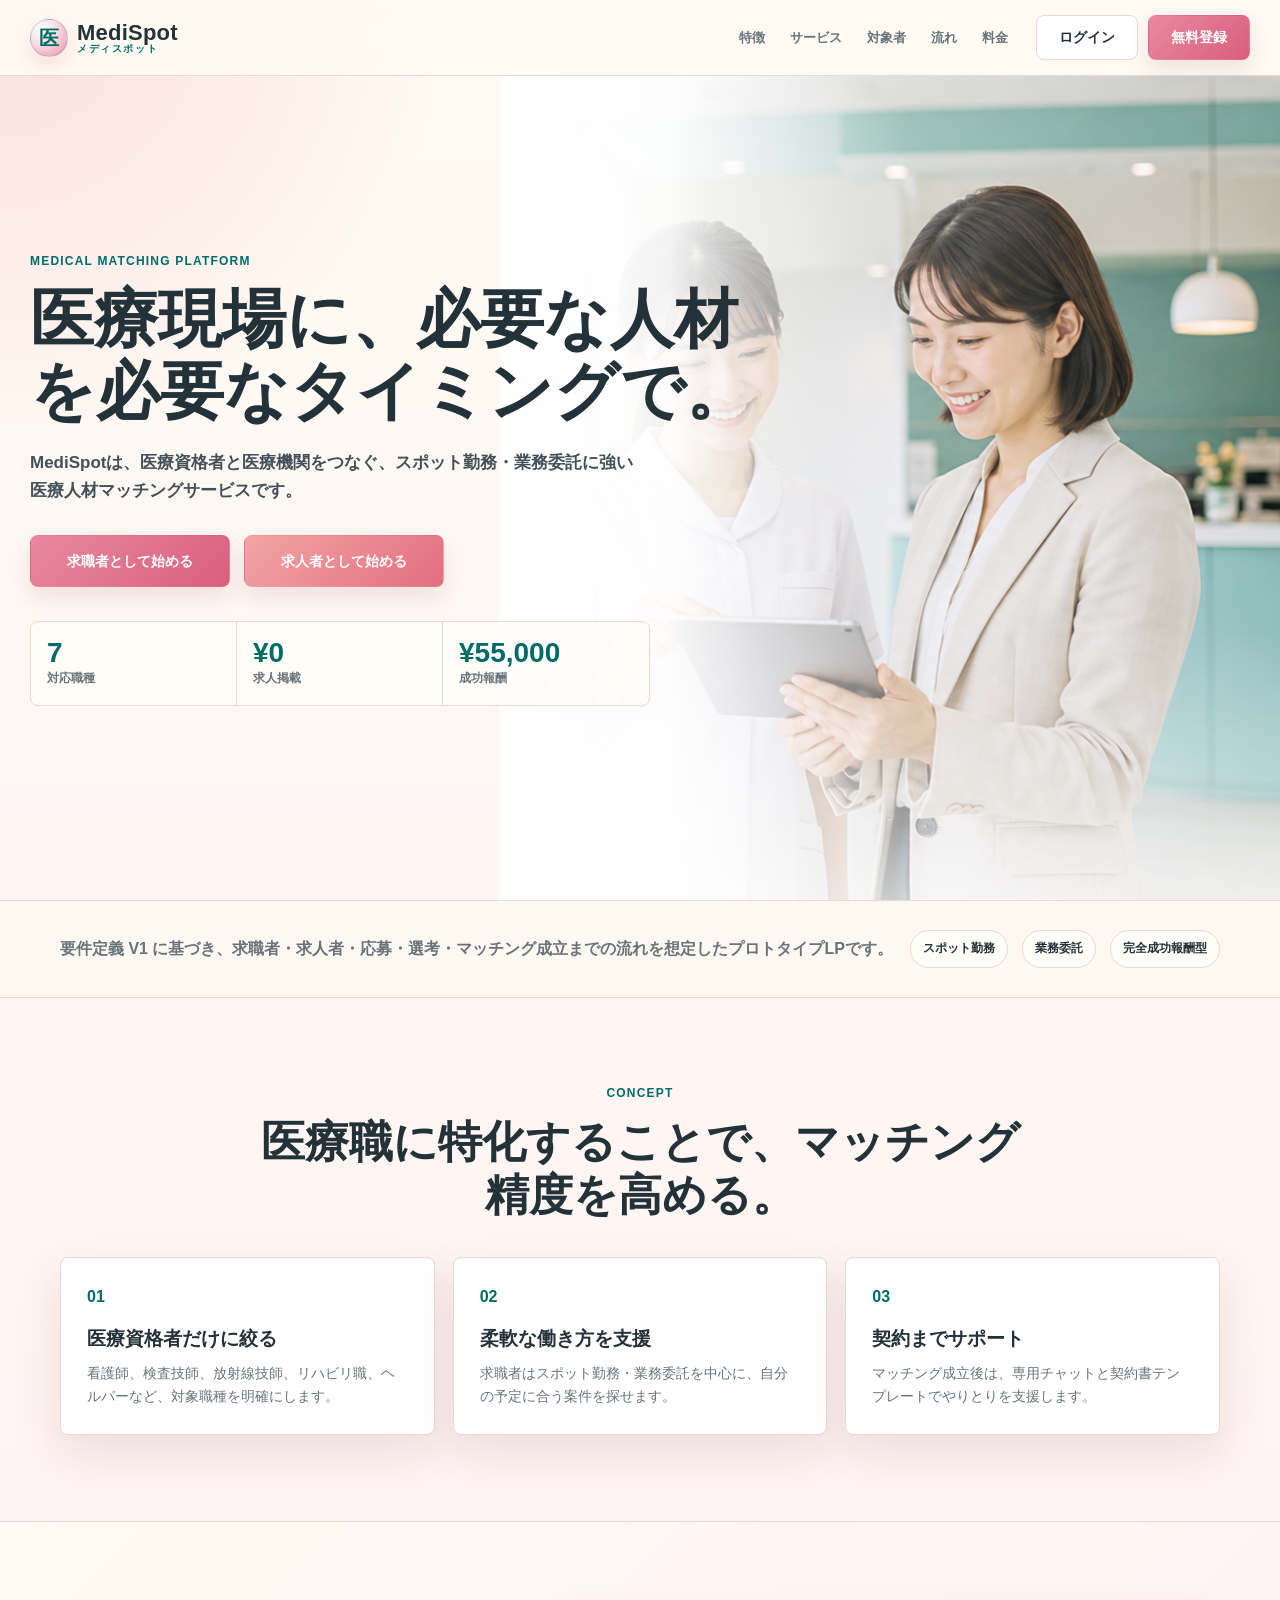
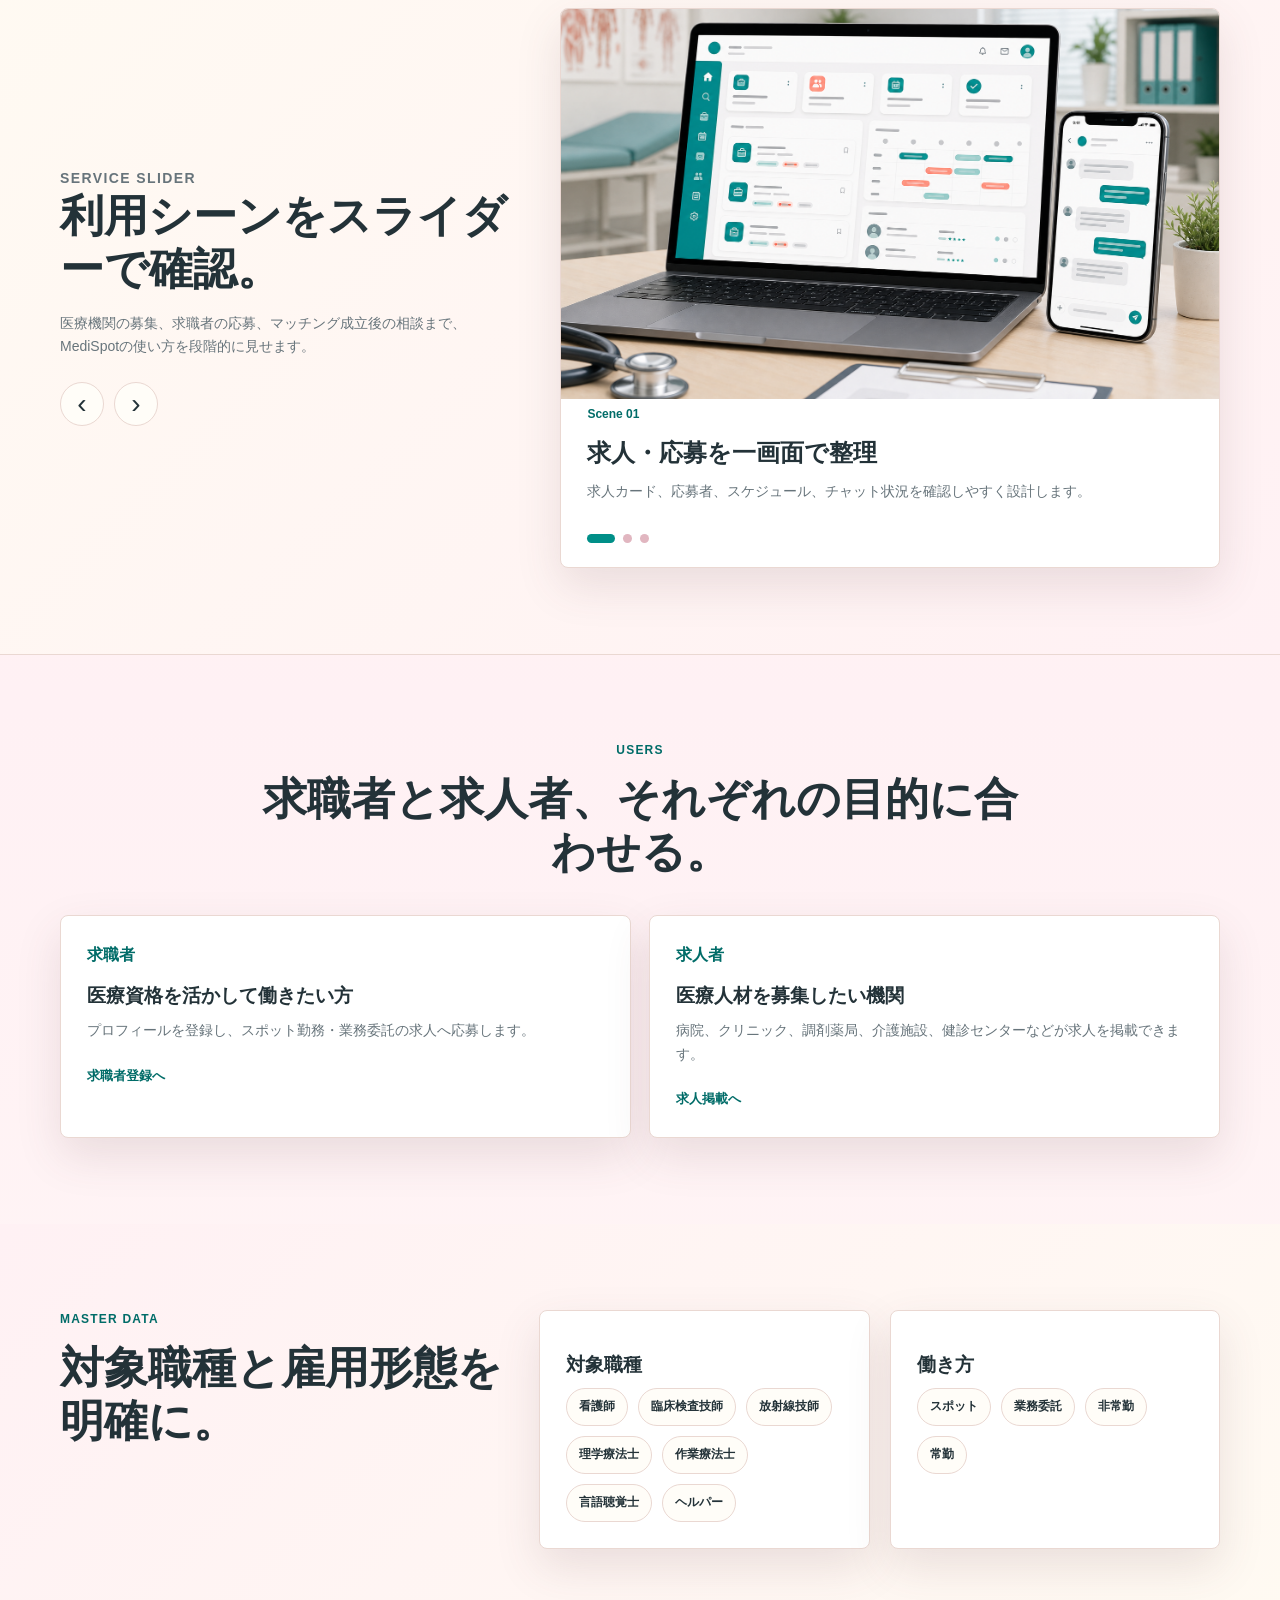
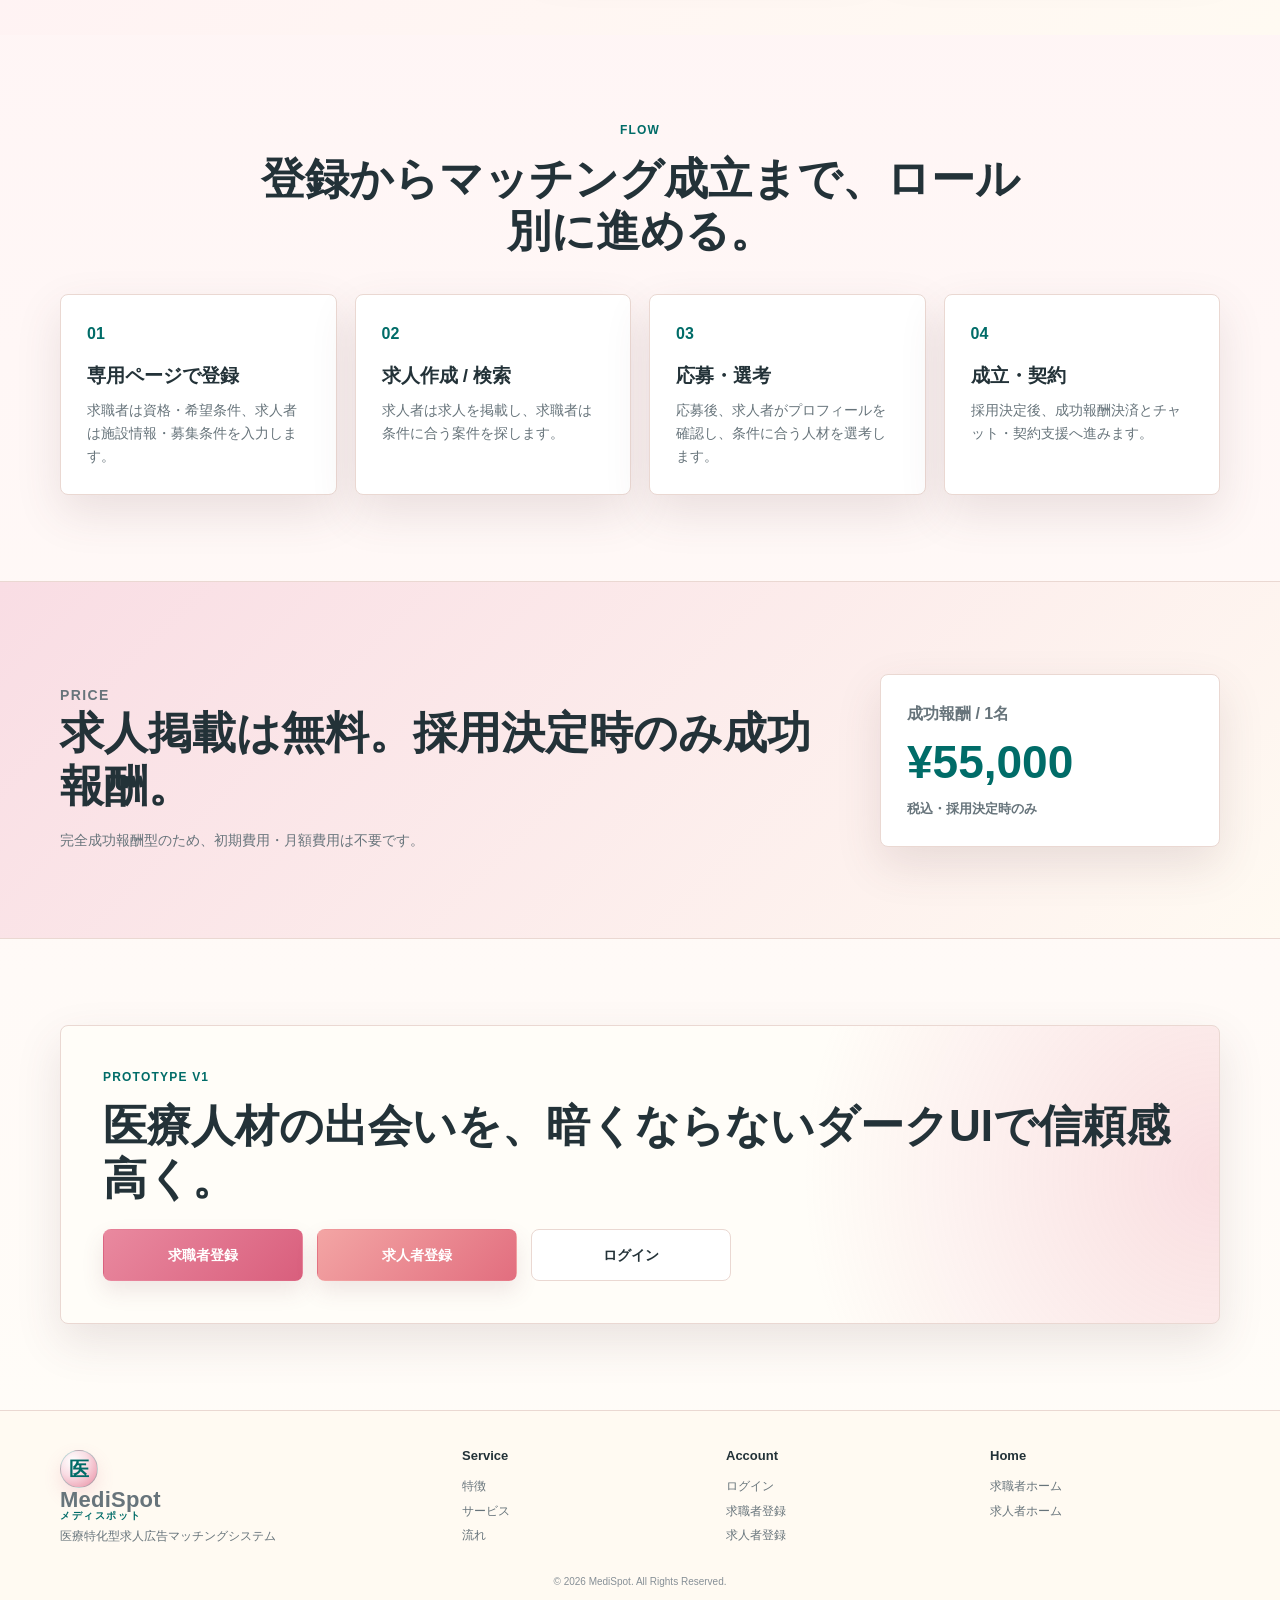
<file: index.html>
<!doctype html>
<html lang="ja">
<head>
  <meta charset="utf-8">
  <meta name="viewport" content="width=device-width, initial-scale=1">
  <meta name="description" content="MediSpotは、医療資格者と医療機関をつなぐ完全成功報酬型の医療人材マッチングサービスです。">
  <title>MediSpot | 医療人材マッチングサービス</title>
  <link rel="stylesheet" href="style.css">
</head>
<body>
  <header class="site-header">
    <a class="brand" href="index.html">
      <span class="brand-mark">医</span>
      <span class="brand-copy"><strong>MediSpot</strong><small>メディスポット</small></span>
    </a>
    <button class="menu-button" type="button" aria-label="メニューを開く">☰</button>
    <nav class="main-nav" aria-label="メインナビゲーション">
      <a href="#concept">特徴</a>
      <a href="#slider">サービス</a>
      <a href="#roles">対象者</a>
      <a href="#flow">流れ</a>
      <a href="#price">料金</a>
    </nav>
    <div class="header-actions">
      <a class="button button-outline" href="login.html">ログイン</a>
      <a class="button button-primary" href="register.html">無料登録</a>
    </div>
  </header>

  <main>
    <section class="hero">
      <div class="hero-copy shell">
        <p class="eyebrow">Medical Matching Platform</p>
        <h1>医療現場に、必要な人材を必要なタイミングで。</h1>
        <p class="hero-lead">MediSpotは、医療資格者と医療機関をつなぐ、スポット勤務・業務委託に強い医療人材マッチングサービスです。</p>
        <div class="button-row">
          <a class="button button-primary button-large" href="seeker-register.html">求職者として始める</a>
          <a class="button button-accent button-large" href="employer-register.html">求人者として始める</a>
        </div>
        <div class="hero-stats" aria-label="サービス概要">
          <span><strong>7</strong>対応職種</span>
          <span><strong>¥0</strong>求人掲載</span>
          <span><strong>¥55,000</strong>成功報酬</span>
        </div>
      </div>
      <div class="hero-visual" aria-hidden="true">
        <img src="images/new-hero-collaboration.png" alt="">
      </div>
    </section>

    <section class="trust-band">
      <div class="shell trust-grid">
        <p>要件定義 V1 に基づき、求職者・求人者・応募・選考・マッチング成立までの流れを想定したプロトタイプLPです。</p>
        <span>スポット勤務</span>
        <span>業務委託</span>
        <span>完全成功報酬型</span>
      </div>
    </section>

    <section class="section shell" id="concept">
      <div class="section-head">
        <p class="eyebrow">Concept</p>
        <h2>医療職に特化することで、マッチング精度を高める。</h2>
      </div>
      <div class="feature-grid">
        <article>
          <b>01</b>
          <h3>医療資格者だけに絞る</h3>
          <p>看護師、検査技師、放射線技師、リハビリ職、ヘルパーなど、対象職種を明確にします。</p>
        </article>
        <article>
          <b>02</b>
          <h3>柔軟な働き方を支援</h3>
          <p>求職者はスポット勤務・業務委託を中心に、自分の予定に合う案件を探せます。</p>
        </article>
        <article>
          <b>03</b>
          <h3>契約までサポート</h3>
          <p>マッチング成立後は、専用チャットと契約書テンプレートでやりとりを支援します。</p>
        </article>
      </div>
    </section>

    <section class="slider-section" id="slider">
      <div class="shell slider-layout">
        <div class="slider-copy">
          <p class="eyebrow">Service Slider</p>
          <h2>利用シーンをスライダーで確認。</h2>
          <p>医療機関の募集、求職者の応募、マッチング成立後の相談まで、MediSpotの使い方を段階的に見せます。</p>
          <div class="slider-controls" aria-label="スライダー操作">
            <button class="slider-button" type="button" data-slider-prev aria-label="前のスライド">‹</button>
            <button class="slider-button" type="button" data-slider-next aria-label="次のスライド">›</button>
          </div>
        </div>
        <div class="slider" data-slider>
          <article class="slide is-active">
            <img src="images/new-platform-mockup.png" alt="求人と応募の管理画面">
            <div>
              <span>Scene 01</span>
              <h3>求人・応募を一画面で整理</h3>
              <p>求人カード、応募者、スケジュール、チャット状況を確認しやすく設計します。</p>
            </div>
          </article>
          <article class="slide">
            <img src="images/new-care-team.png" alt="医療職チーム">
            <div>
              <span>Scene 02</span>
              <h3>7職種の医療人材に対応</h3>
              <p>看護師、臨床検査技師、放射線技師、PT、OT、ST、ヘルパーを対象にします。</p>
            </div>
          </article>
          <article class="slide">
            <img src="images/new-hero-collaboration.png" alt="医療現場で相談するスタッフ">
            <div>
              <span>Scene 03</span>
              <h3>相談から契約までスムーズに</h3>
              <p>採用決定後のチャットと契約書テンプレートで、マッチング後の不安を減らします。</p>
            </div>
          </article>
          <div class="slider-dots" aria-label="スライド位置">
            <button class="is-active" type="button" data-slide-to="0" aria-label="1枚目"></button>
            <button type="button" data-slide-to="1" aria-label="2枚目"></button>
            <button type="button" data-slide-to="2" aria-label="3枚目"></button>
          </div>
        </div>
      </div>
    </section>

    <section class="section shell" id="roles">
      <div class="section-head">
        <p class="eyebrow">Users</p>
        <h2>求職者と求人者、それぞれの目的に合わせる。</h2>
      </div>
      <div class="role-grid">
        <article>
          <span>求職者</span>
          <h3>医療資格を活かして働きたい方</h3>
          <p>プロフィールを登録し、スポット勤務・業務委託の求人へ応募します。</p>
          <a href="seeker-register.html">求職者登録へ</a>
        </article>
        <article>
          <span>求人者</span>
          <h3>医療人材を募集したい機関</h3>
          <p>病院、クリニック、調剤薬局、介護施設、健診センターなどが求人を掲載できます。</p>
          <a href="employer-register.html">求人掲載へ</a>
        </article>
      </div>
    </section>

    <section class="master-section">
      <div class="shell master-grid">
        <div>
          <p class="eyebrow">Master Data</p>
          <h2>対象職種と雇用形態を明確に。</h2>
        </div>
        <div class="tag-panel">
          <h3>対象職種</h3>
          <div class="tag-list">
            <span>看護師</span>
            <span>臨床検査技師</span>
            <span>放射線技師</span>
            <span>理学療法士</span>
            <span>作業療法士</span>
            <span>言語聴覚士</span>
            <span>ヘルパー</span>
          </div>
        </div>
        <div class="tag-panel">
          <h3>働き方</h3>
          <div class="tag-list">
            <span>スポット</span>
            <span>業務委託</span>
            <span>非常勤</span>
            <span>常勤</span>
          </div>
        </div>
      </div>
    </section>

    <section class="section shell" id="flow">
      <div class="section-head">
        <p class="eyebrow">Flow</p>
        <h2>登録からマッチング成立まで、ロール別に進める。</h2>
      </div>
      <div class="flow-list">
        <article><strong>01</strong><h3>専用ページで登録</h3><p>求職者は資格・希望条件、求人者は施設情報・募集条件を入力します。</p></article>
        <article><strong>02</strong><h3>求人作成 / 検索</h3><p>求人者は求人を掲載し、求職者は条件に合う案件を探します。</p></article>
        <article><strong>03</strong><h3>応募・選考</h3><p>応募後、求人者がプロフィールを確認し、条件に合う人材を選考します。</p></article>
        <article><strong>04</strong><h3>成立・契約</h3><p>採用決定後、成功報酬決済とチャット・契約支援へ進みます。</p></article>
      </div>
    </section>

    <section class="price-section" id="price">
      <div class="shell price-grid">
        <div>
          <p class="eyebrow">Price</p>
          <h2>求人掲載は無料。採用決定時のみ成功報酬。</h2>
          <p>完全成功報酬型のため、初期費用・月額費用は不要です。</p>
        </div>
        <div class="price-card">
          <span>成功報酬 / 1名</span>
          <strong>¥55,000</strong>
          <small>税込・採用決定時のみ</small>
        </div>
      </div>
    </section>

    <section class="cta-section">
      <div class="shell cta-box">
        <p class="eyebrow">Prototype V1</p>
        <h2>医療人材の出会いを、暗くならないダークUIで信頼感高く。</h2>
        <div class="button-row">
          <a class="button button-primary button-large" href="seeker-register.html">求職者登録</a>
          <a class="button button-accent button-large" href="employer-register.html">求人者登録</a>
          <a class="button button-outline button-large" href="login.html">ログイン</a>
        </div>
      </div>
    </section>
  </main>

  <footer>
    <div class="footer-grid shell">
      <div>
        <a class="brand" href="index.html">
          <span class="brand-mark">医</span>
          <span class="brand-copy"><strong>MediSpot</strong><small>メディスポット</small></span>
        </a>
        <p>医療特化型求人広告マッチングシステム</p>
      </div>
      <div><h3>Service</h3><a href="#concept">特徴</a><a href="#slider">サービス</a><a href="#flow">流れ</a></div>
      <div><h3>Account</h3><a href="login.html">ログイン</a><a href="seeker-register.html">求職者登録</a><a href="employer-register.html">求人者登録</a></div>
      <div><h3>Home</h3><a href="seeker-home.html">求職者ホーム</a><a href="employer-home.html">求人者ホーム</a></div>
    </div>
    <p class="copyright">© 2026 MediSpot. All Rights Reserved.</p>
  </footer>

  <script src="landing.js"></script>
</body>
</html>
</file>
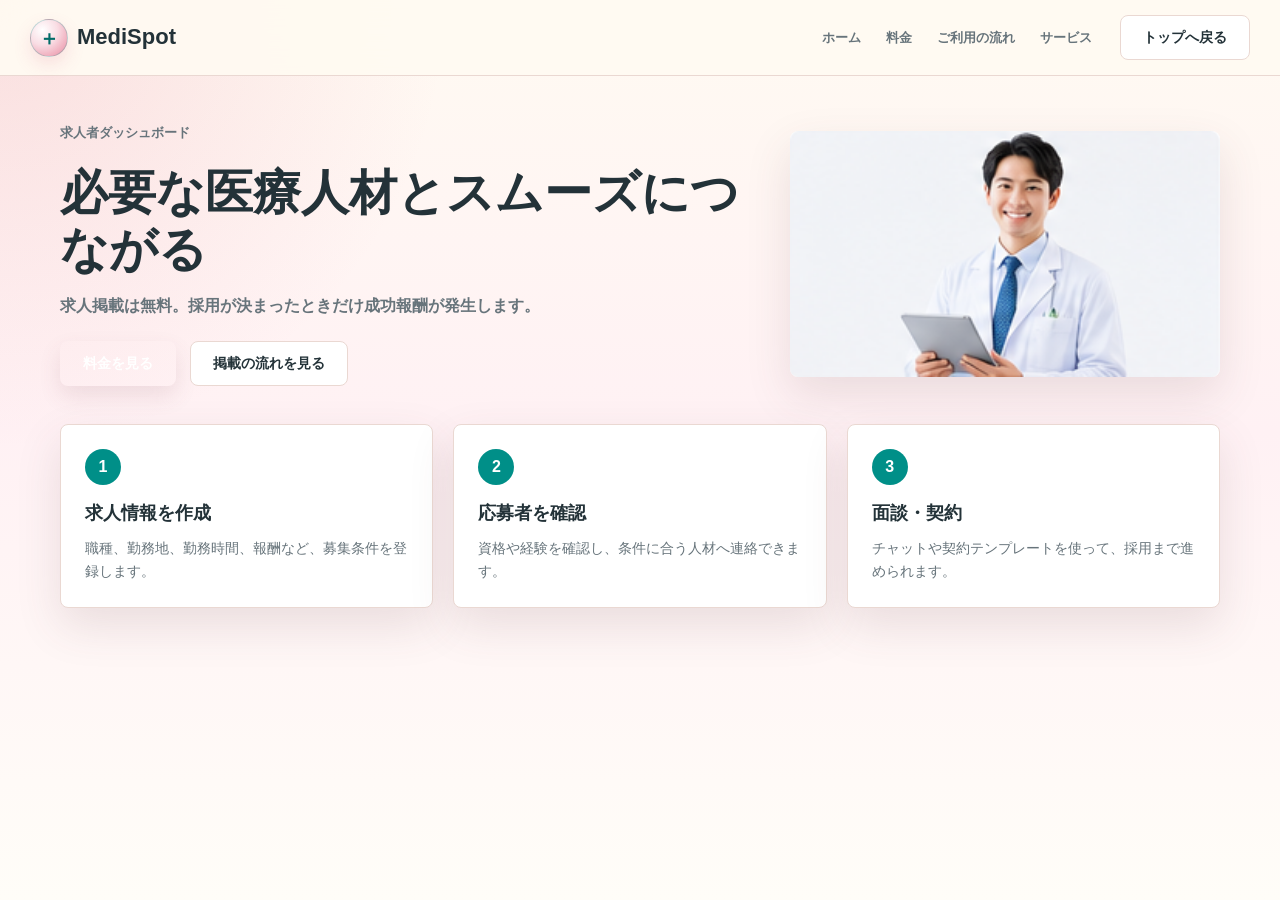
<file: employer-home.html>
<!doctype html>
<html lang="ja">
<head>
  <meta charset="utf-8">
  <meta name="viewport" content="width=device-width, initial-scale=1">
  <title>求人者ホーム | MediSpot</title>
  <link rel="stylesheet" href="style.css">
</head>
<body>
  <header class="site-header dashboard-header">
    <a class="brand" href="index.html"><span class="brand-mark">＋</span>MediSpot</a>
    <nav class="main-nav dashboard-nav" aria-label="求人者メニュー">
      <a href="employer-home.html">ホーム</a>
      <a href="index.html#price">料金</a>
      <a href="index.html#flow">ご利用の流れ</a>
      <a href="index.html#features">サービス</a>
    </nav>
    <div class="header-actions">
      <a class="button button-outline" href="index.html">トップへ戻る</a>
    </div>
  </header>

  <main class="dashboard-page employer-dashboard">
    <section class="dashboard-hero shell">
      <div>
        <p class="dashboard-kicker">求人者ダッシュボード</p>
        <h1>必要な医療人材とスムーズにつながる</h1>
        <p>求人掲載は無料。採用が決まったときだけ成功報酬が発生します。</p>
        <div class="button-row">
          <a class="button button-orange" href="index.html#price">料金を見る</a>
          <a class="button button-outline" href="index.html#flow">掲載の流れを見る</a>
        </div>
      </div>
      <img src="images/20_employer.png" alt="求人者">
    </section>

    <section class="dashboard-grid shell" aria-label="求人者メニュー">
      <article class="dashboard-card">
        <span>1</span>
        <h2>求人情報を作成</h2>
        <p>職種、勤務地、勤務時間、報酬など、募集条件を登録します。</p>
      </article>
      <article class="dashboard-card">
        <span>2</span>
        <h2>応募者を確認</h2>
        <p>資格や経験を確認し、条件に合う人材へ連絡できます。</p>
      </article>
      <article class="dashboard-card">
        <span>3</span>
        <h2>面談・契約</h2>
        <p>チャットや契約テンプレートを使って、採用まで進められます。</p>
      </article>
    </section>
  </main>
</body>
</html>
</file>
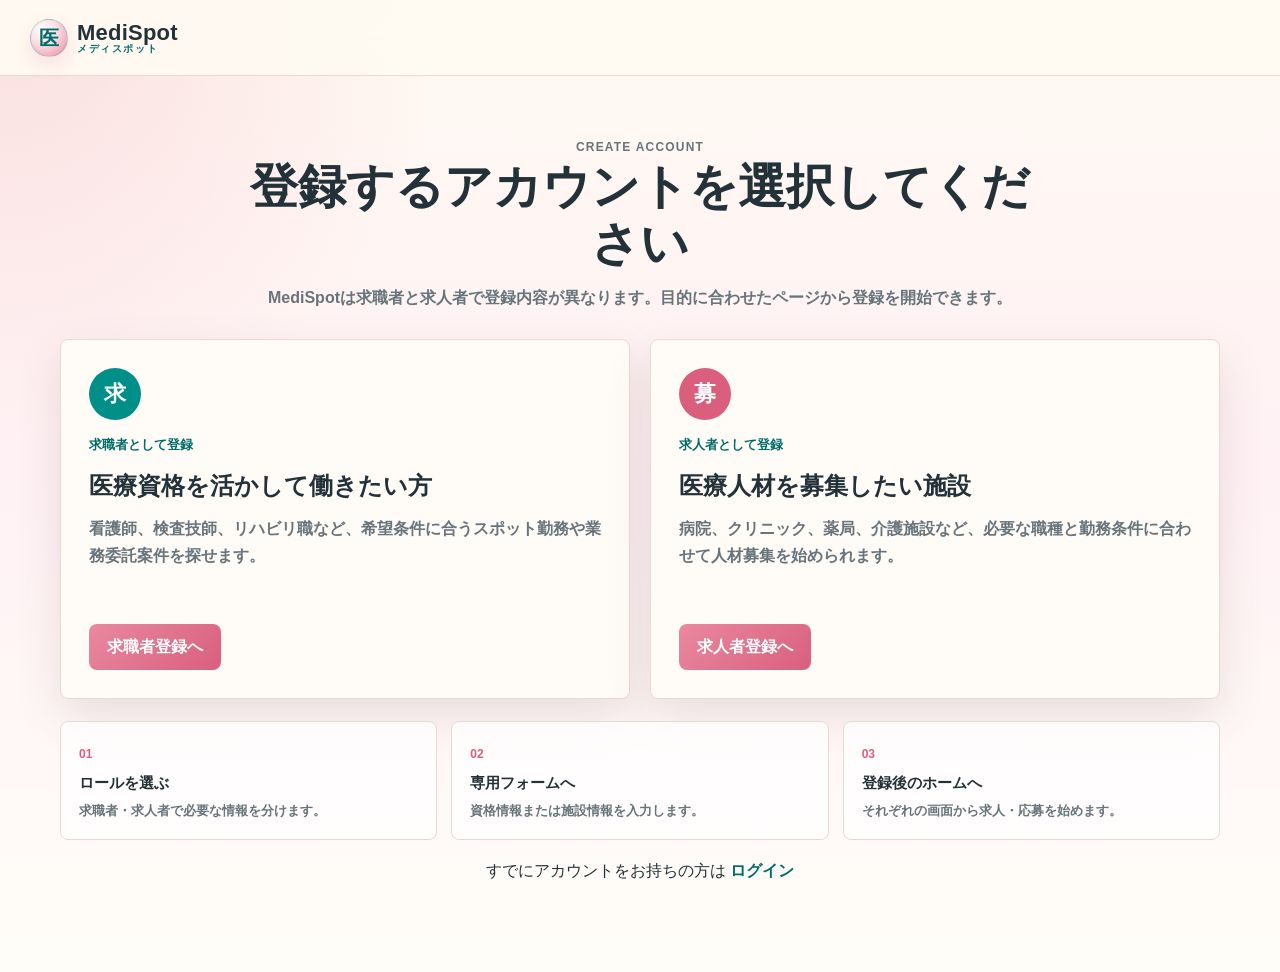
<file: register.html>
<!doctype html>
<html lang="ja">
<head>
  <meta charset="utf-8">
  <meta name="viewport" content="width=device-width, initial-scale=1">
  <title>無料登録 | MediSpot</title>
  <link rel="stylesheet" href="style.css">
</head>
<body>
  <header class="site-header simple-header">
    <a class="brand" href="index.html">
      <span class="brand-mark">医</span>
      <span class="brand-copy"><strong>MediSpot</strong><small>メディスポット</small></span>
    </a>
  </header>

  <main class="register-choice-page">
    <section class="shell">
      <div class="register-choice-head">
        <p class="eyebrow">Create Account</p>
        <h1>登録するアカウントを選択してください</h1>
        <p>MediSpotは求職者と求人者で登録内容が異なります。目的に合わせたページから登録を開始できます。</p>
      </div>

      <div class="role-choice-grid">
        <a class="choice-card" href="seeker-register.html">
          <span class="choice-icon">求</span>
          <span class="choice-label">求職者として登録</span>
          <strong>医療資格を活かして働きたい方</strong>
          <p>看護師、検査技師、リハビリ職など、希望条件に合うスポット勤務や業務委託案件を探せます。</p>
          <span class="choice-action">求職者登録へ</span>
        </a>

        <a class="choice-card choice-card-pink" href="employer-register.html">
          <span class="choice-icon">募</span>
          <span class="choice-label">求人者として登録</span>
          <strong>医療人材を募集したい施設</strong>
          <p>病院、クリニック、薬局、介護施設など、必要な職種と勤務条件に合わせて人材募集を始められます。</p>
          <span class="choice-action">求人者登録へ</span>
        </a>
      </div>

      <div class="choice-flow" aria-label="登録フロー">
        <article>
          <span>01</span>
          <strong>ロールを選ぶ</strong>
          <p>求職者・求人者で必要な情報を分けます。</p>
        </article>
        <article>
          <span>02</span>
          <strong>専用フォームへ</strong>
          <p>資格情報または施設情報を入力します。</p>
        </article>
        <article>
          <span>03</span>
          <strong>登録後のホームへ</strong>
          <p>それぞれの画面から求人・応募を始めます。</p>
        </article>
      </div>

      <p class="auth-link choice-login">
        すでにアカウントをお持ちの方は <a href="login.html">ログイン</a>
      </p>
    </section>
  </main>
</body>
</html>
</file>
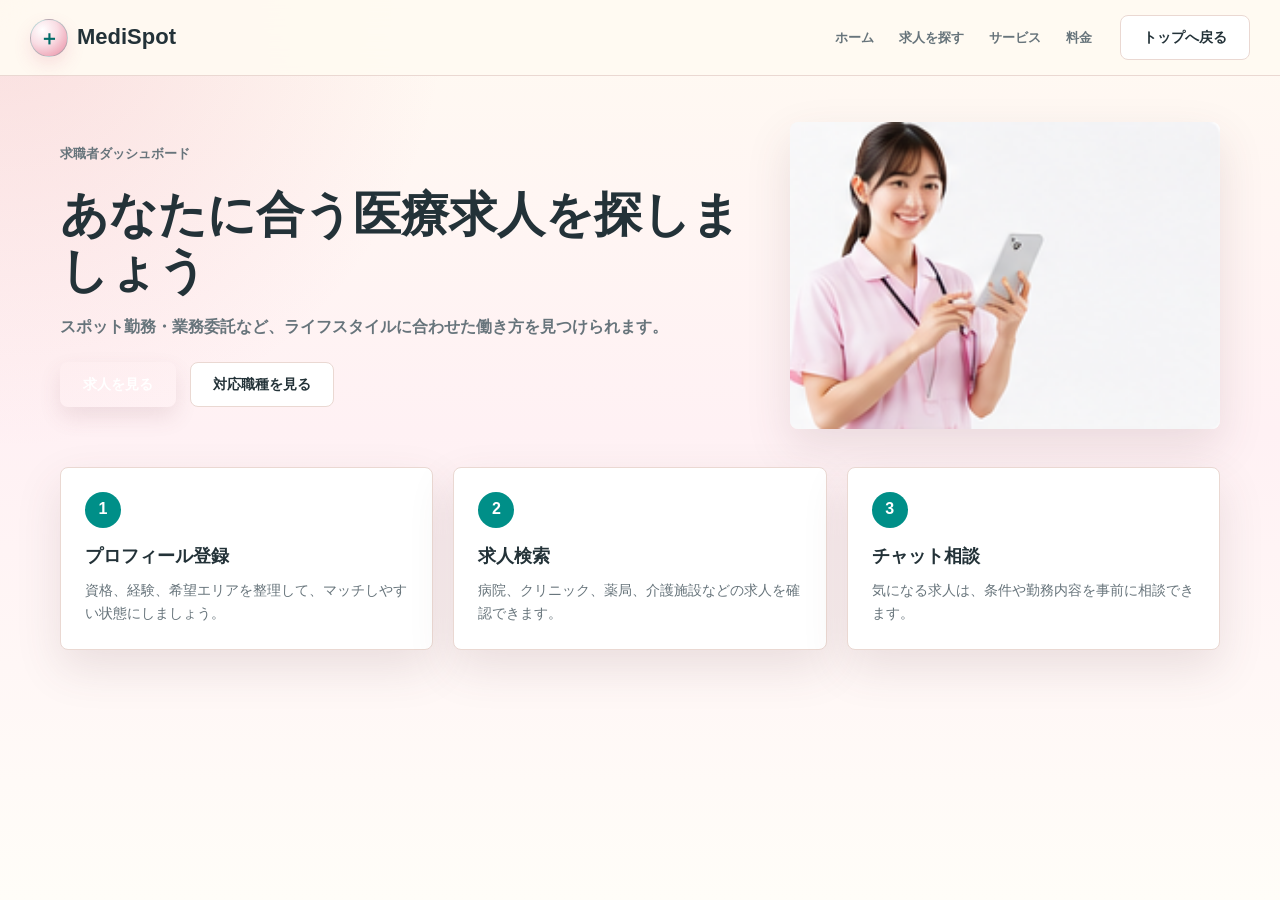
<file: seeker-home.html>
<!doctype html>
<html lang="ja">
<head>
  <meta charset="utf-8">
  <meta name="viewport" content="width=device-width, initial-scale=1">
  <title>求職者ホーム | MediSpot</title>
  <link rel="stylesheet" href="style.css">
</head>
<body>
  <header class="site-header dashboard-header">
    <a class="brand" href="index.html"><span class="brand-mark">＋</span>MediSpot</a>
    <nav class="main-nav dashboard-nav" aria-label="求職者メニュー">
      <a href="seeker-home.html">ホーム</a>
      <a href="index.html#jobs">求人を探す</a>
      <a href="index.html#features">サービス</a>
      <a href="index.html#price">料金</a>
    </nav>
    <div class="header-actions">
      <a class="button button-outline" href="index.html">トップへ戻る</a>
    </div>
  </header>

  <main class="dashboard-page">
    <section class="dashboard-hero shell">
      <div>
        <p class="dashboard-kicker">求職者ダッシュボード</p>
        <h1>あなたに合う医療求人を探しましょう</h1>
        <p>スポット勤務・業務委託など、ライフスタイルに合わせた働き方を見つけられます。</p>
        <div class="button-row">
          <a class="button button-teal" href="index.html#jobs">求人を見る</a>
          <a class="button button-outline" href="index.html#professions">対応職種を見る</a>
        </div>
      </div>
      <img src="images/19_job_seeker.png" alt="求職者">
    </section>

    <section class="dashboard-grid shell" aria-label="求職者メニュー">
      <article class="dashboard-card">
        <span>1</span>
        <h2>プロフィール登録</h2>
        <p>資格、経験、希望エリアを整理して、マッチしやすい状態にしましょう。</p>
      </article>
      <article class="dashboard-card">
        <span>2</span>
        <h2>求人検索</h2>
        <p>病院、クリニック、薬局、介護施設などの求人を確認できます。</p>
      </article>
      <article class="dashboard-card">
        <span>3</span>
        <h2>チャット相談</h2>
        <p>気になる求人は、条件や勤務内容を事前に相談できます。</p>
      </article>
    </section>
  </main>
</body>
</html>
</file>
<file: style.css>
:root {
  --ink: #233238;
  --text: #233238;
  --muted: #67747b;
  --pink: #e9899f;
  --pink-deep: #d95f7d;
  --pink-2: #f9dde4;
  --sakura: #fff1f4;
  --ivory: #fffaf2;
  --teal: #008f88;
  --teal-dark: #006c68;
  --matcha: #dfe9dc;
  --line: #ead8d2;
  --panel: #fffdf8;
  --soft: #fff7f0;
  --white: #ffffff;
  --shadow: 0 18px 45px rgba(95, 62, 72, .13);
}

* { box-sizing: border-box; }
html { scroll-behavior: smooth; }
body {
  margin: 0;
  color: var(--text);
  font-family: "Noto Sans JP", "Yu Gothic", "Hiragino Kaku Gothic ProN", sans-serif;
  line-height: 1.65;
  background:
    radial-gradient(circle at top left, rgba(233, 137, 159, .24), transparent 28rem),
    linear-gradient(180deg, var(--ivory), var(--sakura) 48%, #fffdf8);
}
img { display: block; max-width: 100%; }
a { color: inherit; text-decoration: none; }
.shell { width: min(1160px, calc(100% - 48px)); margin-inline: auto; }

.site-header {
  min-height: 76px;
  padding: 14px max(24px, calc((100% - 1220px) / 2));
  display: flex;
  align-items: center;
  gap: 28px;
  position: sticky;
  top: 0;
  z-index: 50;
  background: rgba(255, 250, 242, .94);
  border-bottom: 1px solid var(--line);
  backdrop-filter: blur(18px);
}
.simple-header { justify-content: flex-start; }
.brand {
  display: inline-flex;
  align-items: center;
  gap: 9px;
  color: var(--ink);
  font-size: 22px;
  font-weight: 900;
  white-space: nowrap;
}
.brand-mark {
  width: 38px;
  height: 38px;
  display: grid;
  place-items: center;
  border-radius: 50%;
  background: radial-gradient(circle at 32% 28%, #fff, var(--pink-2) 42%, var(--pink) 100%);
  color: var(--teal-dark);
  font-size: 20px;
  font-weight: 900;
  line-height: 1;
  border: 1px solid rgba(0, 143, 136, .24);
  box-shadow: 0 8px 18px rgba(217, 95, 125, .16);
}
.brand-copy {
  display: grid;
  gap: 0;
  line-height: 1.05;
}
.brand-copy strong {
  font-size: 22px;
  letter-spacing: .01em;
}
.brand-copy small {
  color: var(--teal-dark);
  font-size: 10px;
  font-weight: 900;
  letter-spacing: .16em;
}
.main-nav {
  display: flex;
  align-items: center;
  gap: 25px;
  margin-left: auto;
}
.main-nav a {
  color: var(--muted);
  font-size: 13px;
  font-weight: 900;
}
.main-nav a:hover { color: var(--teal-dark); }
.header-actions { display: flex; gap: 10px; align-items: center; }
.menu-button {
  display: none;
  margin-left: auto;
  border: 0;
  background: none;
  color: var(--ink);
  font-size: 25px;
  cursor: pointer;
}

.button {
  min-height: 42px;
  padding: 10px 22px;
  border-radius: 8px;
  display: inline-flex;
  align-items: center;
  justify-content: center;
  border: 1px solid transparent;
  color: #fff;
  font-size: 14px;
  font-weight: 900;
  box-shadow: 0 10px 22px rgba(122, 68, 86, .12);
  transition: transform .2s, box-shadow .2s, border-color .2s;
}
.button:hover { transform: translateY(-2px); box-shadow: var(--shadow); }
.button-primary { background: linear-gradient(135deg, var(--pink), var(--pink-deep)); }
.button-accent { background: linear-gradient(135deg, #f3a5a4, #e26e7f); }
.button-outline {
  color: var(--ink);
  border-color: var(--line);
  background: #fff;
  box-shadow: none;
}
.button-large { min-width: 200px; min-height: 52px; }
.button-row { display: flex; flex-wrap: wrap; gap: 14px; align-items: center; }

.hero {
  min-height: calc(100vh - 76px);
  position: relative;
  display: grid;
  grid-template-columns: 1fr;
  align-items: center;
  padding: 52px max(24px, calc((100% - 1220px) / 2)) 70px;
  overflow: hidden;
}
.hero-copy {
  width: 100%;
  margin: 0;
  position: relative;
  z-index: 2;
}
.eyebrow {
  margin: 0 0 12px;
  color: var(--teal-dark);
  font-size: 12px;
  font-weight: 900;
  letter-spacing: .1em;
  text-transform: uppercase;
}
.hero h1 {
  margin: 0;
  max-width: 720px;
  font-size: clamp(38px, 5vw, 64px);
  line-height: 1.12;
  letter-spacing: 0;
}
.hero-lead {
  max-width: 620px;
  margin: 22px 0 30px;
  color: #42505a;
  font-size: 17px;
  font-weight: 700;
}
.hero-visual {
  position: absolute;
  inset: 0 0 0 39%;
  min-height: 0;
  border: 0;
  border-radius: 0;
  overflow: hidden;
  box-shadow: none;
  background: transparent;
  z-index: 0;
}
.hero-visual::before {
  content: "";
  position: absolute;
  inset: 0;
  background: linear-gradient(90deg, #fff 0%, rgba(255,255,255,.94) 22%, rgba(255,255,255,.22) 52%, rgba(255,255,255,0) 100%);
  z-index: 1;
}
.hero-visual::after {
  content: "";
  position: absolute;
  inset: auto 0 0 0;
  height: 34%;
  background: linear-gradient(180deg, rgba(255,255,255,0), rgba(255,255,255,.72));
  z-index: 1;
}
.hero-visual img {
  width: 100%;
  height: 100%;
  min-height: 100%;
  object-fit: cover;
  object-position: center right;
}
.hero-stats {
  max-width: 620px;
  margin-top: 34px;
  display: grid;
  grid-template-columns: repeat(3, 1fr);
  border: 1px solid var(--line);
  border-radius: 8px;
  overflow: hidden;
  background: rgba(255, 253, 248, .84);
}
.hero-stats span {
  padding: 16px;
  color: var(--muted);
  font-size: 12px;
  font-weight: 900;
  border-right: 1px solid var(--line);
}
.hero-stats span:last-child { border-right: 0; }
.hero-stats strong {
  display: block;
  color: var(--teal-dark);
  font-size: 28px;
  line-height: 1.1;
}

.trust-band {
  border-block: 1px solid var(--line);
  background: rgba(255, 250, 242, .84);
}
.trust-grid {
  min-height: 96px;
  display: grid;
  grid-template-columns: minmax(0, 1fr) repeat(3, auto);
  align-items: center;
  gap: 14px;
}
.trust-grid p {
  margin: 0;
  color: var(--muted);
  font-weight: 700;
}
.trust-grid span,
.tag-list span {
  padding: 8px 12px;
  border: 1px solid var(--line);
  border-radius: 999px;
  background: var(--panel);
  color: var(--ink);
  font-size: 12px;
  font-weight: 900;
  white-space: nowrap;
}

.section { padding: 86px 0; }
.section-head {
  width: min(780px, 100%);
  margin: 0 auto 36px;
  text-align: center;
}
.section-head h2,
.slider-copy h2,
.master-grid h2,
.price-grid h2,
.cta-box h2 {
  margin: 0;
  font-size: clamp(28px, 4vw, 44px);
  line-height: 1.2;
  letter-spacing: 0;
}
.feature-grid,
.role-grid,
.flow-list {
  display: grid;
  gap: 18px;
}
.feature-grid { grid-template-columns: repeat(3, 1fr); }
.role-grid { grid-template-columns: 1fr 1fr; }
.flow-list { grid-template-columns: repeat(4, 1fr); }
.feature-grid article,
.role-grid article,
.flow-list article,
.tag-panel,
.price-card,
.auth-card,
.dashboard-card {
  border: 1px solid var(--line);
  border-radius: 8px;
  background: #fff;
  box-shadow: var(--shadow);
}
.feature-grid article,
.role-grid article,
.flow-list article,
.tag-panel,
.price-card { padding: 26px; }
.feature-grid b,
.flow-list strong,
.role-grid span {
  color: var(--teal-dark);
  font-weight: 900;
}
.feature-grid h3,
.role-grid h3,
.flow-list h3,
.tag-panel h3 {
  margin: 12px 0 8px;
  font-size: 19px;
}
.feature-grid p,
.role-grid p,
.flow-list p,
.slider-copy p,
.slide p,
.price-grid p,
.auth-card p,
.dashboard-card p {
  margin: 0;
  color: var(--muted);
  font-size: 14px;
}
.role-grid a {
  display: inline-flex;
  margin-top: 22px;
  color: var(--teal-dark);
  font-size: 13px;
  font-weight: 900;
}

.slider-section {
  padding: 86px 0;
  background: linear-gradient(135deg, var(--ivory), var(--sakura));
  border-block: 1px solid var(--line);
}
.slider-layout {
  display: grid;
  grid-template-columns: minmax(0, .82fr) minmax(520px, 1.18fr);
  gap: 42px;
  align-items: center;
}
.slider-copy p { margin-top: 16px; }
.slider-controls {
  display: flex;
  gap: 10px;
  margin-top: 24px;
}
.slider-button {
  width: 44px;
  height: 44px;
  border: 1px solid var(--line);
  border-radius: 50%;
  color: var(--ink);
  background: var(--panel);
  font-size: 28px;
  line-height: 1;
  cursor: pointer;
}
.slider-button:hover { background: var(--pink-2); }
.slider {
  position: relative;
  min-height: 560px;
  border: 1px solid var(--line);
  border-radius: 8px;
  overflow: hidden;
  box-shadow: var(--shadow);
  background: #fff;
}
.slide {
  position: absolute;
  inset: 0;
  display: grid;
  grid-template-rows: minmax(0, 1fr) auto;
  opacity: 0;
  transform: translateX(24px);
  pointer-events: none;
  transition: opacity .45s ease, transform .45s ease;
}
.slide.is-active {
  opacity: 1;
  transform: translateX(0);
  pointer-events: auto;
}
.slide img {
  width: 100%;
  height: 390px;
  object-fit: cover;
}
.slide div { padding: 24px 26px 64px; }
.slide span {
  color: var(--teal-dark);
  font-size: 12px;
  font-weight: 900;
}
.slide h3 {
  margin: 6px 0 8px;
  font-size: 24px;
}
.slider-dots {
  position: absolute;
  left: 26px;
  bottom: 24px;
  display: flex;
  gap: 8px;
  z-index: 3;
}
.slider-dots button {
  width: 9px;
  height: 9px;
  padding: 0;
  border: 0;
  border-radius: 50%;
  background: #e1b6c0;
  cursor: pointer;
}
.slider-dots button.is-active { width: 28px; border-radius: 999px; background: var(--teal); }

.master-section,
.price-section,
.cta-section {
  padding: 86px 0;
}
.master-section { background: linear-gradient(135deg, var(--sakura), var(--ivory)); }
.master-grid {
  display: grid;
  grid-template-columns: minmax(0, 1fr) minmax(250px, .72fr) minmax(250px, .72fr);
  gap: 20px;
  align-items: stretch;
}
.tag-list {
  display: flex;
  flex-wrap: wrap;
  gap: 10px;
}

.price-section {
  background: linear-gradient(135deg, var(--pink-2), var(--ivory));
  border-block: 1px solid var(--line);
}
.price-grid {
  display: grid;
  grid-template-columns: minmax(0, 1fr) 340px;
  gap: 34px;
  align-items: center;
}
.price-grid p { margin-top: 16px; }
.price-card span,
.price-card small {
  display: block;
  color: var(--muted);
  font-weight: 900;
}
.price-card strong {
  display: block;
  margin: 10px 0;
  color: var(--teal-dark);
  font-size: 46px;
  line-height: 1.1;
}
.cta-box {
  padding: 42px;
  border: 1px solid var(--line);
  border-radius: 8px;
  background:
    radial-gradient(circle at right, rgba(233,137,159,.26), transparent 26rem),
    var(--panel);
  box-shadow: var(--shadow);
}
.cta-box .button-row { margin-top: 24px; }

footer {
  padding: 34px 0 14px;
  background: var(--ivory);
  border-top: 1px solid var(--line);
}
.footer-grid {
  display: grid;
  grid-template-columns: 1.6fr repeat(3, 1fr);
  gap: 34px;
}
.footer-grid p,
.footer-grid a {
  display: block;
  margin: 5px 0;
  color: var(--muted);
  font-size: 12px;
}
.footer-grid h3 {
  margin: 0 0 10px;
  font-size: 13px;
}
.copyright {
  margin: 22px 0 0;
  text-align: center;
  color: #879097;
  font-size: 10px;
}

.auth-page {
  min-height: calc(100vh - 76px);
  padding: 50px 24px;
  display: grid;
  place-items: center;
}
.auth-split-page {
  padding: 42px 24px 64px;
  align-items: start;
}
.auth-layout {
  width: min(1120px, 100%);
  display: grid;
  grid-template-columns: minmax(310px, .82fr) minmax(0, 1.18fr);
  gap: 20px;
  align-items: stretch;
}
.auth-visual-panel {
  position: relative;
  min-height: 0;
  display: flex;
  flex-direction: column;
  overflow: hidden;
  border: 1px solid var(--line);
  border-radius: 8px;
  background: linear-gradient(180deg, #fff, var(--panel));
  box-shadow: var(--shadow);
}
.auth-visual-panel::before {
  display: none;
}
.auth-layout-employer .auth-visual-panel::before {
  display: none;
}
.auth-visual-panel img {
  width: 100%;
  height: 360px;
  min-height: 0;
  object-fit: contain;
  object-position: center;
  background: linear-gradient(135deg, #fff, #eef2f3);
  border-bottom: 1px solid var(--line);
}
.auth-visual-copy {
  position: static;
  margin-top: auto;
  padding: 28px;
  color: var(--ink);
}
.auth-visual-copy .eyebrow {
  color: var(--teal-dark);
}
.auth-visual-copy h1 {
  margin: 0;
  font-size: clamp(30px, 4vw, 46px);
  line-height: 1.16;
}
.auth-visual-copy p {
  margin: 16px 0 0;
  color: var(--muted);
  font-weight: 800;
}
.auth-points {
  margin-top: 22px;
  display: flex;
  flex-wrap: wrap;
  gap: 9px;
}
.auth-points span {
  padding: 8px 11px;
  border: 1px solid var(--line);
  border-radius: 999px;
  background: #fff;
  color: var(--teal-dark);
  font-size: 12px;
  font-weight: 900;
}
.auth-form-panel {
  align-self: stretch;
}
.register-choice-page {
  min-height: calc(100vh - 76px);
  padding: 62px 0 72px;
}
.register-choice-head {
  max-width: 780px;
  margin: 0 auto 28px;
  text-align: center;
}
.register-choice-head h1 {
  margin: 0 0 12px;
  color: var(--ink);
  font-size: clamp(30px, 4vw, 48px);
  line-height: 1.2;
  letter-spacing: 0;
}
.register-choice-head p {
  margin: 0;
  color: var(--muted);
  font-weight: 700;
}
.role-choice-grid {
  display: grid;
  grid-template-columns: repeat(2, minmax(0, 1fr));
  gap: 20px;
}
.choice-card {
  min-height: 360px;
  padding: 28px;
  display: flex;
  flex-direction: column;
  align-items: flex-start;
  gap: 14px;
  border: 1px solid var(--line);
  border-radius: 8px;
  background: rgba(255, 253, 248, .94);
  box-shadow: var(--shadow);
}
.choice-card:hover {
  transform: translateY(-3px);
}
.choice-icon {
  width: 52px;
  height: 52px;
  display: grid;
  place-items: center;
  border-radius: 50%;
  background: var(--teal);
  color: #fff;
  font-size: 22px;
  font-weight: 900;
}
.choice-card-pink .choice-icon {
  background: var(--pink-deep);
}
.choice-label {
  color: var(--teal-dark);
  font-size: 13px;
  font-weight: 900;
}
.choice-card strong {
  color: var(--ink);
  font-size: 24px;
  line-height: 1.35;
}
.choice-card p {
  margin: 0;
  color: var(--muted);
  font-weight: 700;
}
.choice-action {
  margin-top: auto;
  min-height: 46px;
  padding: 10px 18px;
  display: inline-flex;
  align-items: center;
  justify-content: center;
  border-radius: 8px;
  background: linear-gradient(135deg, var(--pink), var(--pink-deep));
  color: #fff;
  font-weight: 900;
}
.choice-login {
  margin-top: 24px;
}
.choice-flow {
  margin-top: 22px;
  display: grid;
  grid-template-columns: repeat(3, 1fr);
  gap: 14px;
}
.choice-flow article {
  padding: 18px;
  border: 1px solid var(--line);
  border-radius: 8px;
  background: rgba(255, 255, 255, .76);
}
.choice-flow span {
  color: var(--pink-deep);
  font-size: 12px;
  font-weight: 900;
}
.choice-flow strong {
  display: block;
  margin: 4px 0;
  color: var(--ink);
  font-size: 15px;
}
.choice-flow p {
  margin: 0;
  color: var(--muted);
  font-size: 13px;
  font-weight: 700;
}
.auth-card {
  width: min(520px, 100%);
  padding: 36px;
}
.auth-card-wide {
  width: min(820px, 100%);
}
.auth-card h1,
.auth-card h2 { margin: 0 0 8px; font-size: 30px; line-height: 1.25; }
.role-select { display: grid; grid-template-columns: 1fr 1fr; gap: 14px; margin: 22px 0; }
.role-select label { padding: 14px; border: 1px solid var(--line); border-radius: 8px; font-weight: 800; cursor: pointer; background: #fff; }
.form-grid {
  margin-top: 24px;
  display: grid;
  grid-template-columns: repeat(2, minmax(0, 1fr));
  gap: 0 16px;
}
.form-wide {
  grid-column: 1 / -1;
}
.form-group { margin-bottom: 16px; }
.form-group label { display: block; margin-bottom: 7px; font-weight: 800; }
.form-group input, .form-group select, .form-group textarea {
  width: 100%;
  padding: 13px;
  border: 1px solid var(--line);
  border-radius: 8px;
  color: var(--text);
  background: #fff;
  font-size: 15px;
  font-family: inherit;
}
.form-group textarea { resize: vertical; min-height: 116px; }
.form-group select option { color: #111; }
.auth-submit { width: 100%; margin-top: 8px; }
.auth-submit:disabled { cursor: wait; opacity: .7; transform: none; }
.auth-link { text-align: center; margin-top: 18px; }
.auth-link a { color: var(--teal-dark); font-weight: 800; }
.demo-login { display: grid; grid-template-columns: 1fr 1fr; gap: 12px; margin-top: 16px; }
.demo-login button { padding: 12px; border: 1px solid var(--line); border-radius: 8px; background: #fff; color: var(--ink); font-weight: 800; cursor: pointer; }

.dashboard-header { border-bottom: 1px solid var(--line); }
.dashboard-nav { margin-left: auto; }
.dashboard-page { min-height: calc(100vh - 76px); padding: 46px 0 64px; }
.dashboard-hero {
  display: grid;
  grid-template-columns: minmax(0, 1fr) minmax(280px, 430px);
  align-items: center;
  gap: 44px;
}
.dashboard-kicker { margin: 0 0 10px; color: var(--teal-dark); font-size: 13px; font-weight: 800; }
.dashboard-hero h1 { margin: 0 0 14px; font-size: clamp(32px, 4vw, 48px); line-height: 1.18; }
.dashboard-hero p { margin: 0 0 22px; color: var(--muted); font-weight: 700; }
.dashboard-hero img { width: 100%; border-radius: 8px; box-shadow: var(--shadow); }
.dashboard-grid { display: grid; grid-template-columns: repeat(3, 1fr); gap: 20px; margin-top: 38px; }
.dashboard-card { padding: 24px; }
.dashboard-card span {
  width: 36px;
  height: 36px;
  display: grid;
  place-items: center;
  border-radius: 50%;
  color: #fff;
  background: var(--teal);
  font-weight: 900;
}
.dashboard-card h2 { margin: 14px 0 8px; font-size: 18px; }

@media (max-width: 1000px) {
  .site-header { padding-inline: 18px; gap: 16px; }
  .main-nav {
    display: none;
    position: absolute;
    top: 68px;
    left: 18px;
    right: 18px;
    padding: 18px;
    flex-direction: column;
    align-items: flex-start;
    background: #fff;
    border: 1px solid var(--line);
    border-radius: 8px;
    box-shadow: var(--shadow);
  }
  .main-nav.open { display: flex; }
  .menu-button { display: block; }
  .slider-layout,
  .master-grid,
  .auth-layout,
  .dashboard-hero { grid-template-columns: 1fr; }
  .auth-visual-panel {
    min-height: 360px;
  }
  .auth-visual-panel img {
    height: 320px;
    min-height: 0;
  }
  .hero-visual { left: 34%; }
  .feature-grid,
  .flow-list,
  .dashboard-grid { grid-template-columns: 1fr 1fr; }
}

@media (max-width: 720px) {
  .shell { width: min(100% - 28px, 1160px); }
  .site-header { min-height: 66px; padding-inline: 14px; }
  .brand { font-size: 18px; }
  .brand-mark { width: 27px; height: 27px; font-size: 20px; }
  .header-actions .button-outline { display: none; }
  .header-actions .button { min-height: 35px; padding: 7px 12px; font-size: 12px; }
  .hero {
    min-height: 760px;
    padding: 38px 14px 330px;
    align-items: start;
  }
  .hero h1 { font-size: 36px; }
  .hero-lead { font-size: 14px; }
  .button-large { width: 100%; min-width: 0; }
  .hero-stats { grid-template-columns: 1fr; }
  .hero-stats span { border-right: 0; border-bottom: 1px solid var(--line); }
  .hero-stats span:last-child { border-bottom: 0; }
  .hero-visual {
    inset: 0;
  }
  .hero-visual::before {
    background: linear-gradient(180deg, #fff 0%, rgba(255,255,255,.96) 48%, rgba(255,255,255,.08) 74%, rgba(255,255,255,0) 100%);
  }
  .hero-visual::after { height: 22%; }
  .hero-visual img {
    object-position: 63% bottom;
  }
  .trust-grid,
  .feature-grid,
  .role-grid,
  .flow-list,
  .price-grid,
  .footer-grid,
  .dashboard-grid { grid-template-columns: 1fr; }
  .trust-grid { padding-block: 20px; }
  .section,
  .slider-section,
  .master-section,
  .price-section,
  .cta-section { padding: 56px 0; }
  .section-head { text-align: left; }
  .slider-layout { gap: 26px; }
  .slider { min-height: 520px; }
  .slide img { height: 280px; }
  .slide div { padding: 20px 20px 58px; }
  .slide h3 { font-size: 21px; }
  .price-card strong { font-size: 38px; }
  .cta-box { padding: 26px; }
  .auth-card { padding: 24px; }
  .auth-split-page { padding: 26px 14px 44px; }
  .auth-visual-panel {
    min-height: 0;
  }
  .auth-visual-panel img {
    height: 260px;
    min-height: 0;
  }
  .auth-visual-copy {
    padding: 20px;
  }
  .auth-visual-copy h1 { font-size: 28px; }
  .register-choice-page { padding: 38px 0 54px; }
  .role-choice-grid,
  .choice-flow,
  .form-grid {
    grid-template-columns: 1fr;
  }
  .choice-card { min-height: 0; padding: 24px; }
  .choice-card strong { font-size: 21px; }
  .form-wide { grid-column: auto; }
  .role-select,
  .demo-login { grid-template-columns: 1fr; }
  .dashboard-page { padding: 30px 0 44px; }
  .dashboard-nav { display: none; }
  .dashboard-hero { gap: 24px; }
  .dashboard-hero h1 { font-size: 31px; }
}
</file>
